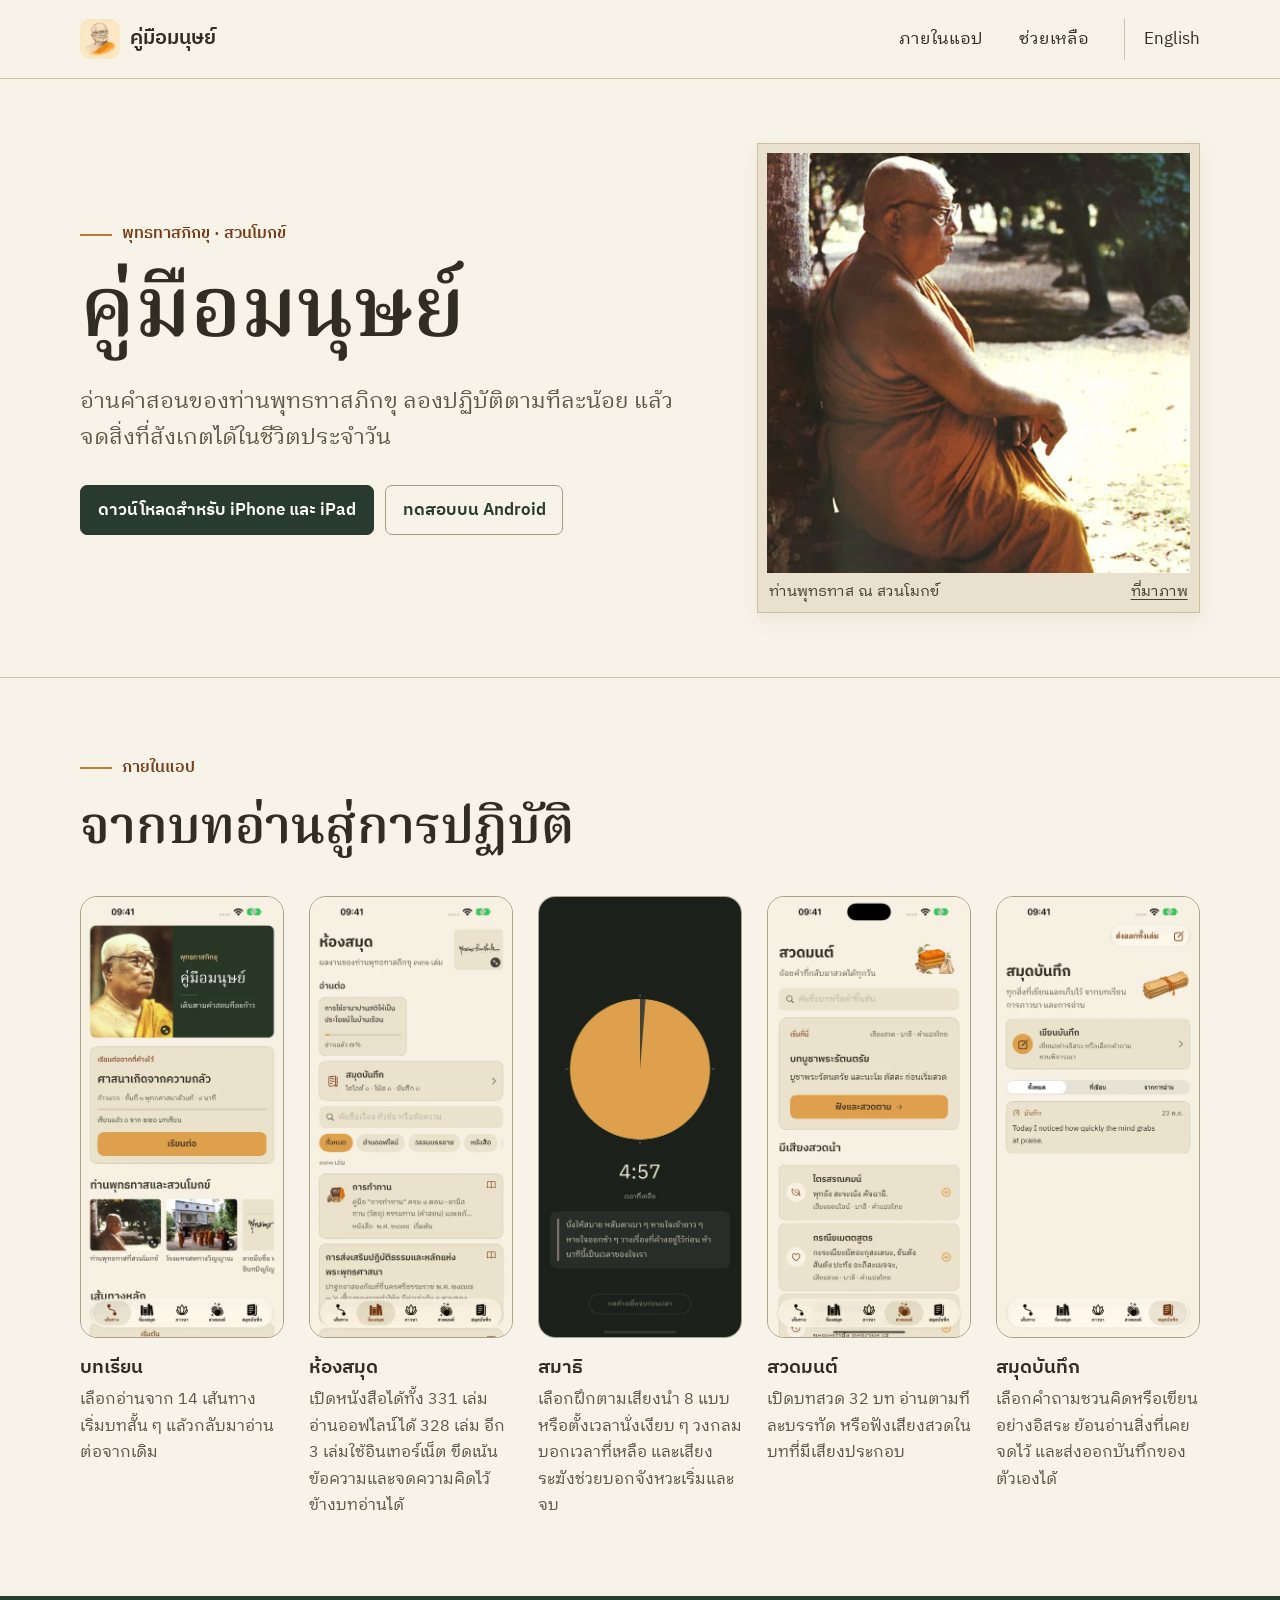
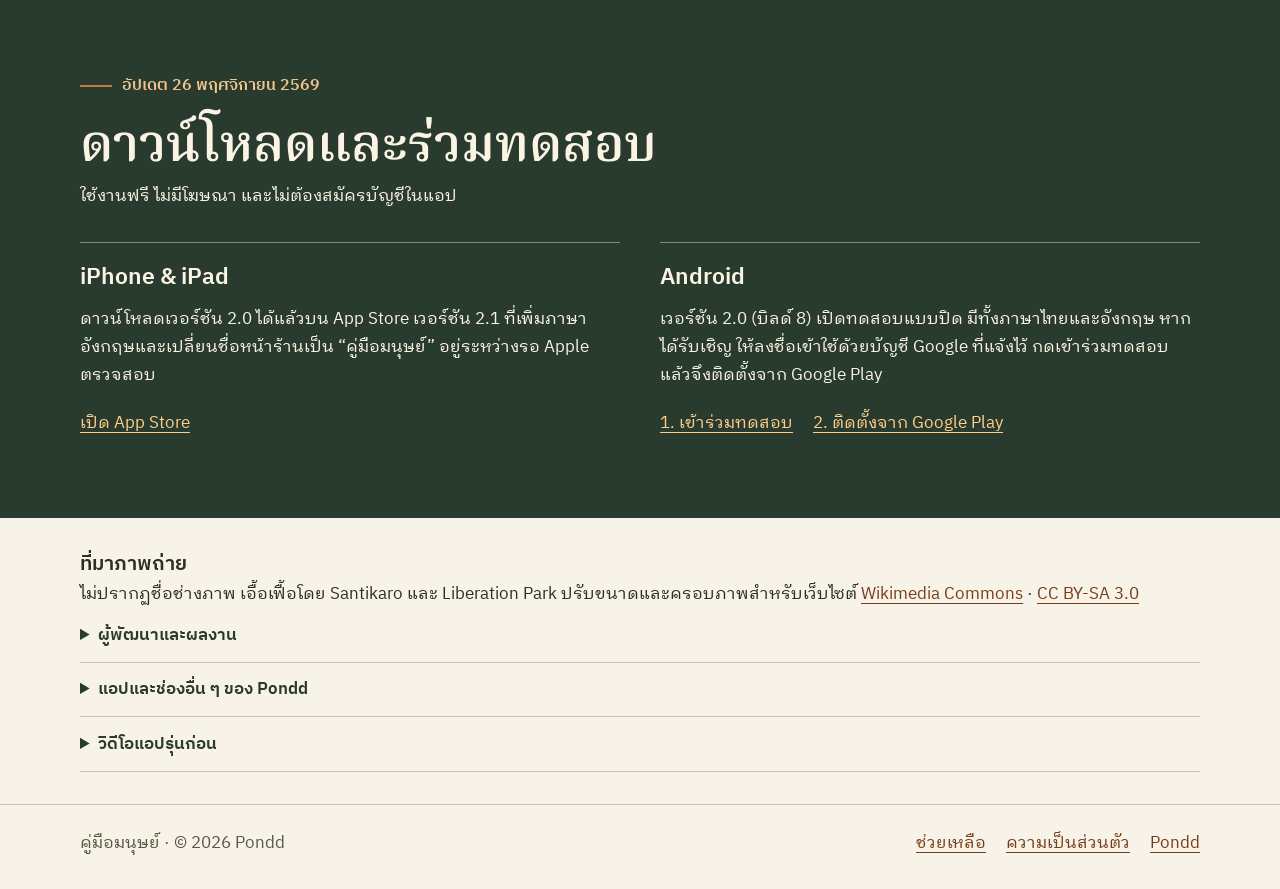
<file: index.html>
<!doctype html>
<html lang="th"><head>
<meta charset="utf-8">
<meta name="viewport" content="width=device-width,initial-scale=1">
<meta name="theme-color" content="#293b2e">
<title>คู่มือมนุษย์ · อ่านและปฏิบัติธรรมตามแนวพุทธทาสภิกขุ</title>
<meta name="description" content="อ่านคำสอนของท่านพุทธทาสภิกขุ ลองปฏิบัติตามทีละน้อย แล้วจดสิ่งที่สังเกตได้ในชีวิตประจำวัน">
<meta property="og:title" content="คู่มือมนุษย์ · อ่านและปฏิบัติธรรมตามแนวพุทธทาสภิกขุ">
<meta property="og:description" content="อ่านคำสอนของท่านพุทธทาสภิกขุ ลองปฏิบัติตามทีละน้อย แล้วจดสิ่งที่สังเกตได้ในชีวิตประจำวัน">
<meta property="og:site_name" content="คู่มือมนุษย์">
<meta property="og:type" content="website">
<meta property="og:locale" content="th_TH">
<meta property="og:image" content="https://pond1982.github.io/BuddhaBits-web/assets/reader/share.jpg">
<meta property="og:image:alt" content="ท่านพุทธทาสภิกขุที่สวนโมกข์">
<meta property="og:url" content="https://pond1982.github.io/BuddhaBits-web/index.html">
<link rel="icon" href="assets/reader/icon.png">
<link rel="canonical" href="https://pond1982.github.io/BuddhaBits-web/index.html">
<link rel="alternate" hreflang="th" href="https://pond1982.github.io/BuddhaBits-web/index.html">
<link rel="alternate" hreflang="en" href="https://pond1982.github.io/BuddhaBits-web/en.html">
<link rel="alternate" hreflang="x-default" href="https://pond1982.github.io/BuddhaBits-web/index.html">
<link rel="stylesheet" href="pondd-character/character.css">
<script type="importmap">{"imports":{"three":"https://cdn.jsdelivr.net/npm/three@0.160.0/build/three.module.js","three/addons/":"https://cdn.jsdelivr.net/npm/three@0.160.0/examples/jsm/"}}</script>
<script type="module" src="pondd-character/init.js"></script>
<link rel="stylesheet" href="styles.css?v=20261126">
</head><body>
<a class="skip" href="#main">ข้ามไปเนื้อหา</a>
<header><div class="wrap bar">
<a class="brand" href="index.html"><img src="assets/reader/icon.png" width="40" height="40" alt="">คู่มือมนุษย์</a>
<nav aria-label="เมนูหลัก">
<a class="explorelink" href="index.html#highlights">ภายในแอป</a>
<a href="support.html">ช่วยเหลือ</a>
<a class="lang" href="en.html" lang="en" hreflang="en">English</a>
</nav></div></header>
<main id="main"><section class="hero wrap">
<div><p class="label">พุทธทาสภิกขุ · สวนโมกข์</p>
<h1>คู่มือมนุษย์</h1><p class="lead">อ่านคำสอนของท่านพุทธทาสภิกขุ ลองปฏิบัติตามทีละน้อย แล้วจดสิ่งที่สังเกตได้ในชีวิตประจำวัน</p>
<div class="actions"><a href="https://apps.apple.com/app/id6764710521" class="btn">ดาวน์โหลดสำหรับ iPhone และ iPad</a> <a href="#app-store" class="btn secondary">ทดสอบบน Android</a></div></div>
<figure class="photo"><img src="assets/reader/teacher.webp" width="556" height="882" fetchpriority="high" alt="ท่านพุทธทาสนั่งใต้ต้นไม้ มือวางบนไม้เท้า">
<figcaption><span>ท่านพุทธทาส ณ สวนโมกข์</span> <a href="#credits" >ที่มาภาพ</a></figcaption></figure></section>
<section class="features" id="highlights"><div class="wrap"><p class="label">ภายในแอป</p><h2>จากบทอ่านสู่การปฏิบัติ</h2><div class="featuregrid"><figure><img src="assets/reader/lesson.webp" width="420" height="913" alt="หน้าวันนี้พร้อมบทเรียนแนะนำ" loading="lazy"><figcaption><h3>บทเรียน</h3><p>เลือกอ่านจาก 14 เส้นทาง เริ่มบทสั้น ๆ แล้วกลับมาอ่านต่อจากเดิม</p></figcaption></figure>
<figure><img src="assets/reader/library.webp" width="420" height="913" alt="หน้าชั้นหนังสือและรายการหนังสือ" loading="lazy"><figcaption><h3>ห้องสมุด</h3><p>เปิดหนังสือได้ทั้ง 331 เล่ม อ่านออฟไลน์ได้ 328 เล่ม อีก 3 เล่มใช้อินเทอร์เน็ต ขีดเน้นข้อความและจดความคิดไว้ข้างบทอ่านได้</p></figcaption></figure>
<figure><img src="assets/reader/timer.webp" width="420" height="913" alt="วงกลมสีเหลืองแสดงเวลานั่งสมาธิที่เหลือ" loading="lazy"><figcaption><h3>สมาธิ</h3><p>เลือกฝึกตามเสียงนำ 8 แบบ หรือตั้งเวลานั่งเงียบ ๆ วงกลมบอกเวลาที่เหลือ และเสียงระฆังช่วยบอกจังหวะเริ่มและจบ</p></figcaption></figure>
<figure><img src="assets/reader/chant.webp" width="420" height="913" alt="หน้าบทสวดในแอป" loading="lazy"><figcaption><h3>สวดมนต์</h3><p>เปิดบทสวด 32 บท อ่านตามทีละบรรทัด หรือฟังเสียงสวดในบทที่มีเสียงประกอบ</p></figcaption></figure>
<figure><img src="assets/reader/journal.webp" width="420" height="913" alt="หน้าสมุดบันทึกและคำถามชวนทบทวน" loading="lazy"><figcaption><h3>สมุดบันทึก</h3><p>เลือกคำถามชวนคิดหรือเขียนอย่างอิสระ ย้อนอ่านสิ่งที่เคยจดไว้ และส่งออกบันทึกของตัวเองได้</p></figcaption></figure></div></div></section>
<section class="releases" id="app-store"><div class="wrap"><p class="label">อัปเดต 26 พฤศจิกายน 2569</p>
<h2>ดาวน์โหลดและร่วมทดสอบ</h2><p>ใช้งานฟรี ไม่มีโฆษณา และไม่ต้องสมัครบัญชีในแอป</p>
<div class="releasegrid"><article><h3>iPhone &amp; iPad</h3><p>ดาวน์โหลดเวอร์ชัน 2.0 ได้แล้วบน App Store เวอร์ชัน 2.1 ที่เพิ่มภาษาอังกฤษและเปลี่ยนชื่อหน้าร้านเป็น “คู่มือมนุษย์” อยู่ระหว่างรอ Apple ตรวจสอบ</p><a href="https://apps.apple.com/app/id6764710521" >เปิด App Store</a></article>
<article><h3>Android</h3><p>เวอร์ชัน 2.0 (บิลด์ 8) เปิดทดสอบแบบปิด มีทั้งภาษาไทยและอังกฤษ หากได้รับเชิญ ให้ลงชื่อเข้าใช้ด้วยบัญชี Google ที่แจ้งไว้ กดเข้าร่วมทดสอบ แล้วจึงติดตั้งจาก Google Play</p><a href="https://play.google.com/apps/testing/org.buddhabits.app" >1. เข้าร่วมทดสอบ</a> <a href="https://play.google.com/store/apps/details?id=org.buddhabits.app" >2. ติดตั้งจาก Google Play</a></article></div></div></section>
<div class="wrap extras"><section id="credits"><h3>ที่มาภาพถ่าย</h3><p>ไม่ปรากฏชื่อช่างภาพ เอื้อเฟื้อโดย Santikaro และ Liberation Park ปรับขนาดและครอบภาพสำหรับเว็บไซต์ <a href="https://commons.wikimedia.org/wiki/File:BuddhadasaAsiti60.jpg" >Wikimedia Commons</a> · <a href="https://creativecommons.org/licenses/by-sa/3.0/" >CC BY-SA 3.0</a></p></section>
<details id="about"><summary>ผู้พัฒนาและผลงาน</summary><section class="pondd-about"  data-pondd-character data-character-locale="th" aria-label="เกี่ยวกับผู้พัฒนา"><div class="pondd-about-inner"><div><h2>เกี่ยวกับผู้พัฒนา</h2><p>พัฒนาโดย <a href="https://pond1982.github.io/Pondd-Page/">Pondd</a> ขอบคุณที่แวะมาครับ</p><p><a href="https://pond1982.github.io/Pondd-Page/index.html#apps">ดูแอปอื่น ๆ ของผม</a></p></div><div><button class="pondd-character-stage" type="button" aria-label="เปลี่ยนท่าเต้นของ Pondd" aria-describedby="pondd-character-hint"><span class="pondd-character-fallback" aria-hidden="true">👋<br>Pondd</span><span class="bubble" role="status" aria-live="polite">ยินดีต้อนรับครับ 👋</span></button><p class="pondd-character-hint" id="pondd-character-hint">แตะตัวละครหรือกด Enter เพื่อเปลี่ยนท่าเต้น</p><button class="pondd-character-pause" type="button" aria-pressed="false" hidden>หยุดเต้นชั่วคราว</button><noscript><p>เปิด JavaScript เพื่อดูตัวละครสามมิติ</p></noscript></div></div><script type="application/json" class="pondd-character-lines">["ยินดีต้อนรับครับ 👋", "แตะเพื่อเปลี่ยนท่าเต้น", "ขอบคุณที่แวะมาครับ 🙏", "พักสักครู่ ยิ้มสักนิด", "แวะชมแอปอื่น ๆ ของผมได้ครับ", "หมุนอีกรอบ"]</script></section></details><details id="more-apps"><summary>แอปและช่องอื่น ๆ ของ Pondd</summary><div class="elsewhere"><a href="https://pond1982.github.io/21Counts-Web/" >21Counts</a> <a href="https://breakfinderweb.pages.dev/" >BreakFinder</a> <a href="https://pond1982.github.io/iosdeadscriptweb/index.html" >Dead Script: Typing Horror</a> <a href="https://easy-tracer-web.pages.dev/" >Easy Tracer: Golf Swing Glow</a> <a href="https://pond1982.github.io/ink-and-legend-site/" >Ink &amp; Legend</a> <a href="https://pond1982.github.io/ISUD-Website/isud2-support.html" >ISUD 2</a> <a href="https://pond1982.github.io/ISUD-Website/" >ISUD Zero</a> <a href="https://pond1982.github.io/Landslide-Web/index.html" >Landslide Inc</a> <a href="https://pond1982.github.io/Morse-Support-Site/" >Morse Code with Flint</a> <a href="https://pond1982.github.io/Oonmoon-Website/en/" >Oonmoon: Bedtime Stories</a> <a href="https://pulse-web-5vx.pages.dev/" >P.U.L.S.E.</a> <a href="https://pond1982.github.io/StepBlade-Website/index.html" >Pip vs 10 Towers</a> <a href="https://privacylensweb.pages.dev/" >PrivacyLens</a> <a href="https://puttandpayweb.pages.dev/" >PuttAndPay</a> <a href="https://pond1982.github.io/PuttPOV-Website/" >PuttPOV</a> <a href="https://pond1982.github.io/ReadSlipWebsite/index.html" >อ่านสลิป: จดสลิปโอนเงิน</a> <a href="https://pond1982.github.io/SkyFiWeb/" >SkyFiCam</a> <a href="https://pond1982.github.io/stackfighters-site/index.html" >Stack Fighters: Puzzle Battle</a> <a href="https://pond1982.github.io/stackcycle---web/" >StackCycle</a> <a href="https://pond1982.github.io/TheAiCompanyWeb/" >The AI Company</a> <a href="https://pond1982.github.io/screenshot-studio/" >Screenshot Studio</a> <a href="https://pond1982.github.io/pet-28-days/" >Pet 28 Days · ข้าวตัง &amp; ส้มโอ</a> <a href="https://pond1982.github.io/creator-dashboard-desktop/" >Argus Pip</a> <a href="https://pond1982.github.io/bangkok-sky-zero/" >Bangkok Sky Zero</a> <a href="https://pond1982.github.io/cutcutcut/index.html" >Cut Cut Cut</a> <a href="https://www.youtube.com/@เรื่องในเงา" >เรื่องในเงา</a> <a href="https://www.youtube.com/@เล่าเห็นภาพ" >เล่าเห็นภาพ</a> <a href="https://www.youtube.com/@อดีตถึงวันนี้" >อดีตถึงวันนี้</a><a href="https://pond1982.github.io/Pondd-Page/apps.html" >ดูผลงานทั้งหมด</a></div></details><details><summary>วิดีโอแอปรุ่นก่อน</summary><video controls preload="none" poster="highlights/buddhabits-poster.jpg"><source src="highlights/buddhabits-highlight.mp4" type="video/mp4"><track src="highlights/buddhabits-en.vtt" kind="captions" srclang="en" label="English"></video></details></div></main>
<footer><div class="wrap"><span>คู่มือมนุษย์ · © 2026 Pondd</span><nav class="footlinks" aria-label="ลิงก์ท้ายหน้า"><a href="support.html" >ช่วยเหลือ</a> <a href="privacy.html" >ความเป็นส่วนตัว</a> <a href="https://pond1982.github.io/Pondd-Page/" >Pondd</a></nav></div></footer></body></html>
</file>
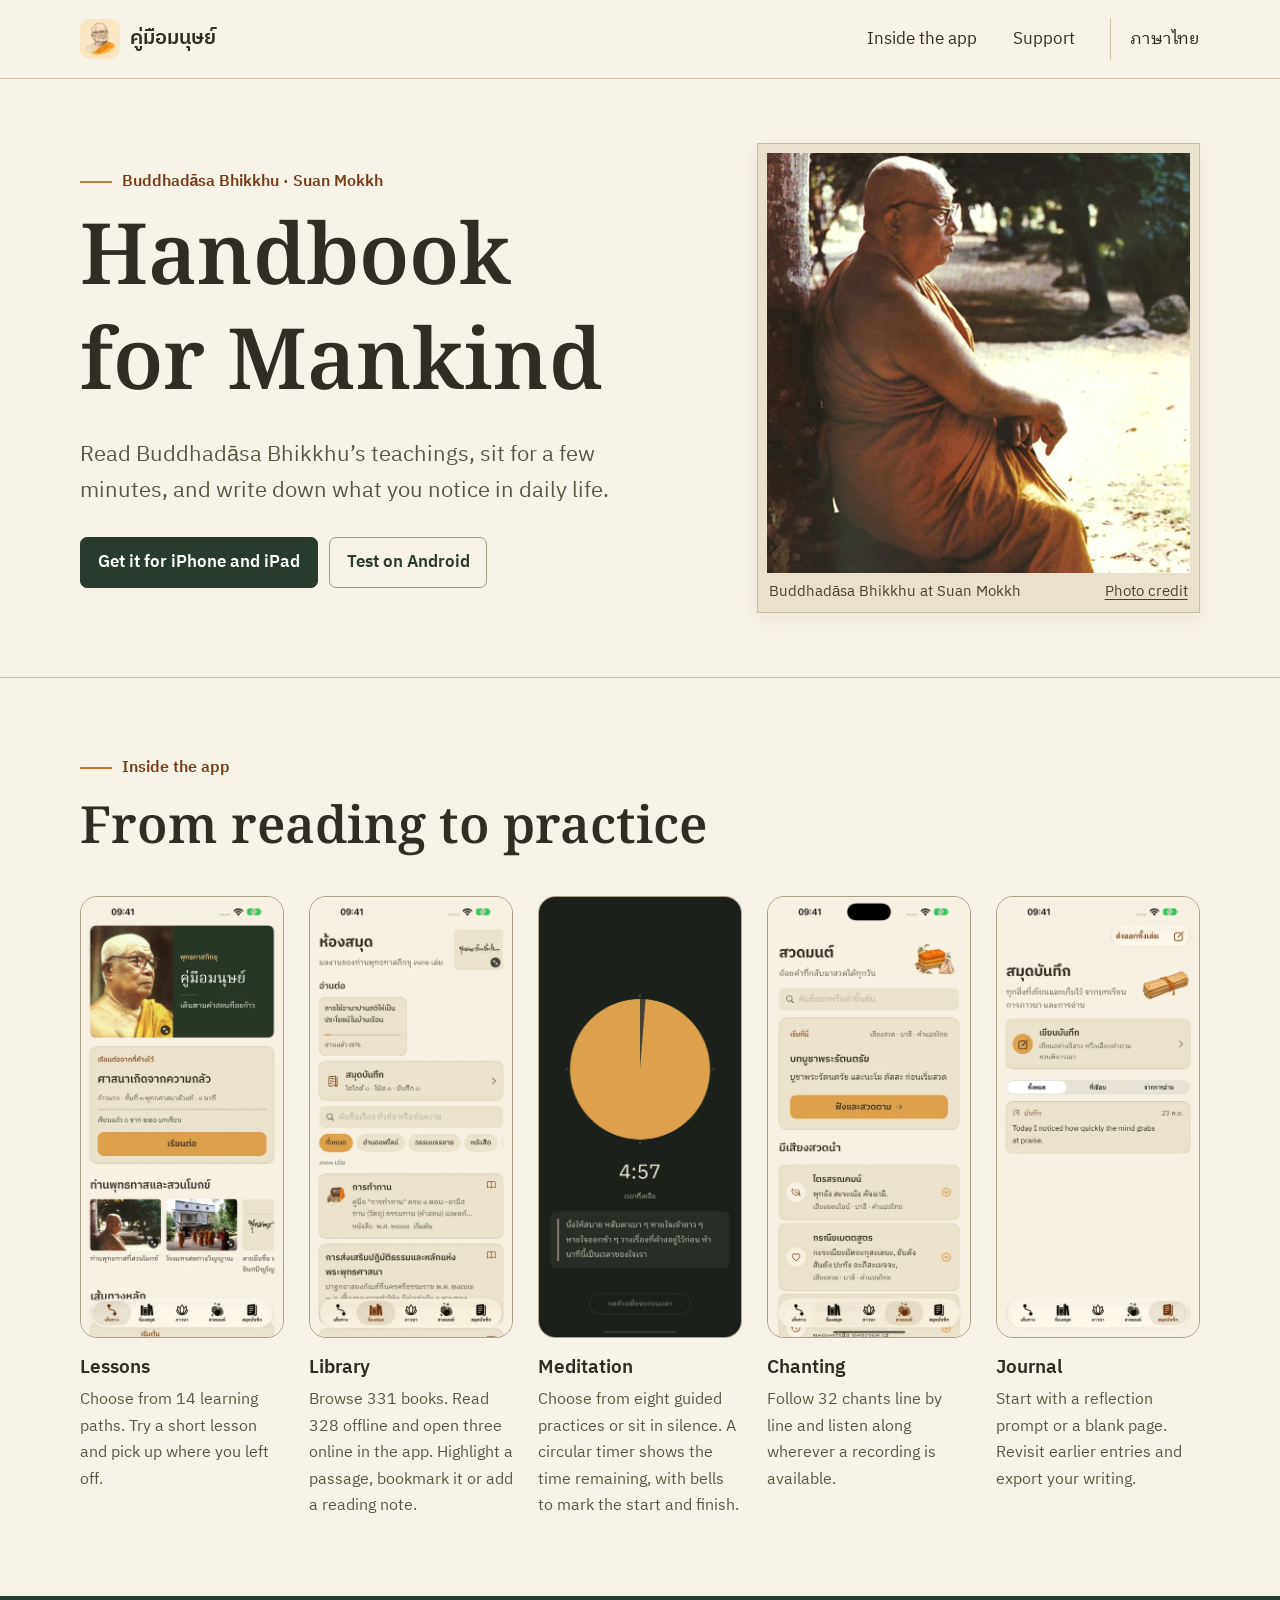
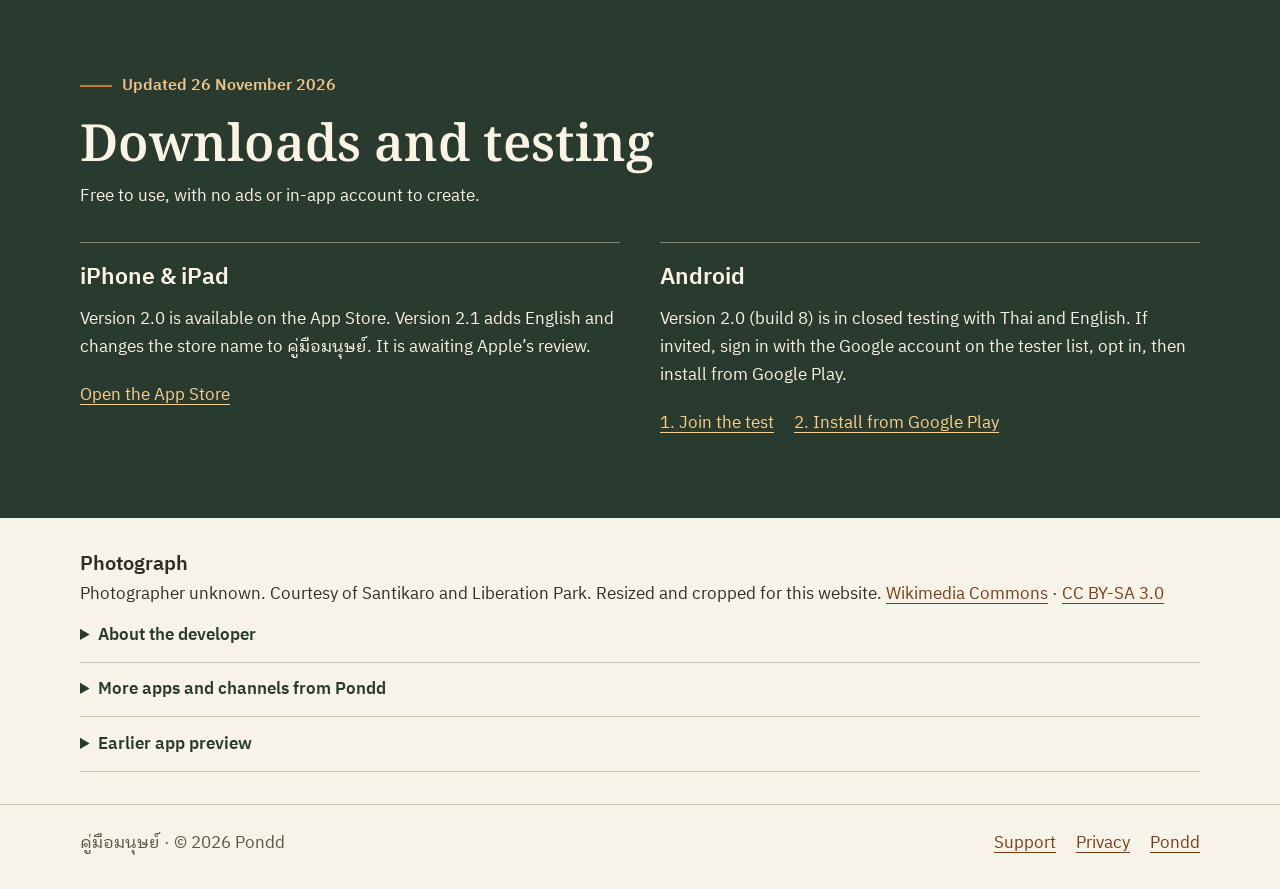
<file: en.html>
<!doctype html>
<html lang="en"><head>
<meta charset="utf-8">
<meta name="viewport" content="width=device-width,initial-scale=1">
<meta name="theme-color" content="#293b2e">
<title>คู่มือมนุษย์ · Handbook for Mankind</title>
<meta name="description" content="Read Buddhadāsa Bhikkhu’s teachings, sit for a few minutes, and write down what you notice in daily life.">
<meta property="og:title" content="คู่มือมนุษย์ · Handbook for Mankind">
<meta property="og:description" content="Read Buddhadāsa Bhikkhu’s teachings, sit for a few minutes, and write down what you notice in daily life.">
<meta property="og:site_name" content="คู่มือมนุษย์">
<meta property="og:type" content="website">
<meta property="og:locale" content="en_US">
<meta property="og:image" content="https://pond1982.github.io/BuddhaBits-web/assets/reader/share.jpg">
<meta property="og:image:alt" content="Buddhadāsa Bhikkhu at Suan Mokkh">
<meta property="og:url" content="https://pond1982.github.io/BuddhaBits-web/en.html">
<link rel="icon" href="assets/reader/icon.png">
<link rel="canonical" href="https://pond1982.github.io/BuddhaBits-web/en.html">
<link rel="alternate" hreflang="th" href="https://pond1982.github.io/BuddhaBits-web/index.html">
<link rel="alternate" hreflang="en" href="https://pond1982.github.io/BuddhaBits-web/en.html">
<link rel="alternate" hreflang="x-default" href="https://pond1982.github.io/BuddhaBits-web/index.html">
<link rel="stylesheet" href="pondd-character/character.css">
<script type="importmap">{"imports":{"three":"https://cdn.jsdelivr.net/npm/three@0.160.0/build/three.module.js","three/addons/":"https://cdn.jsdelivr.net/npm/three@0.160.0/examples/jsm/"}}</script>
<script type="module" src="pondd-character/init.js"></script>
<link rel="stylesheet" href="styles.css?v=20261126">
</head><body>
<a class="skip" href="#main">Skip to content</a>
<header><div class="wrap bar">
<a class="brand" href="en.html"><img src="assets/reader/icon.png" width="40" height="40" alt="">คู่มือมนุษย์</a>
<nav aria-label="Main navigation">
<a class="explorelink" href="en.html#highlights">Inside the app</a>
<a href="support-en.html">Support</a>
<a class="lang" href="index.html" lang="th" hreflang="th">ภาษาไทย</a>
</nav></div></header>
<main id="main"><section class="hero wrap">
<div><p class="label">Buddhadāsa Bhikkhu · Suan Mokkh</p>
<h1>Handbook for Mankind</h1><p class="lead">Read Buddhadāsa Bhikkhu’s teachings, sit for a few minutes, and write down what you notice in daily life.</p>
<div class="actions"><a href="https://apps.apple.com/app/id6764710521" class="btn">Get it for iPhone and iPad</a> <a href="#app-store" class="btn secondary">Test on Android</a></div></div>
<figure class="photo"><img src="assets/reader/teacher.webp" width="556" height="882" fetchpriority="high" alt="Buddhadāsa Bhikkhu seated under a tree with his hands resting on a cane">
<figcaption><span>Buddhadāsa Bhikkhu at Suan Mokkh</span> <a href="#credits" >Photo credit</a></figcaption></figure></section>
<section class="features" id="highlights"><div class="wrap"><p class="label">Inside the app</p><h2>From reading to practice</h2><div class="featuregrid"><figure><img src="assets/reader/lesson.webp" width="420" height="913" alt="Today screen with a suggested lesson" loading="lazy"><figcaption><h3>Lessons</h3><p>Choose from 14 learning paths. Try a short lesson and pick up where you left off.</p></figcaption></figure>
<figure><img src="assets/reader/library.webp" width="420" height="913" alt="Library screen showing the book catalogue" loading="lazy"><figcaption><h3>Library</h3><p>Browse 331 books. Read 328 offline and open three online in the app. Highlight a passage, bookmark it or add a reading note.</p></figcaption></figure>
<figure><img src="assets/reader/timer.webp" width="420" height="913" alt="Saffron meditation timer showing time remaining" loading="lazy"><figcaption><h3>Meditation</h3><p>Choose from eight guided practices or sit in silence. A circular timer shows the time remaining, with bells to mark the start and finish.</p></figcaption></figure>
<figure><img src="assets/reader/chant.webp" width="420" height="913" alt="Chanting screen in Thai" loading="lazy"><figcaption><h3>Chanting</h3><p>Follow 32 chants line by line and listen along wherever a recording is available.</p></figcaption></figure>
<figure><img src="assets/reader/journal.webp" width="420" height="913" alt="Journal screen with a reflection prompt" loading="lazy"><figcaption><h3>Journal</h3><p>Start with a reflection prompt or a blank page. Revisit earlier entries and export your writing.</p></figcaption></figure></div></div></section>
<section class="releases" id="app-store"><div class="wrap"><p class="label">Updated 26 November 2026</p>
<h2>Downloads and testing</h2><p>Free to use, with no ads or in-app account to create.</p>
<div class="releasegrid"><article><h3>iPhone &amp; iPad</h3><p>Version 2.0 is available on the App Store. Version 2.1 adds English and changes the store name to คู่มือมนุษย์. It is awaiting Apple’s review.</p><a href="https://apps.apple.com/app/id6764710521" >Open the App Store</a></article>
<article><h3>Android</h3><p>Version 2.0 (build 8) is in closed testing with Thai and English. If invited, sign in with the Google account on the tester list, opt in, then install from Google Play.</p><a href="https://play.google.com/apps/testing/org.buddhabits.app" >1. Join the test</a> <a href="https://play.google.com/store/apps/details?id=org.buddhabits.app" >2. Install from Google Play</a></article></div></div></section>
<div class="wrap extras"><section id="credits"><h3>Photograph</h3><p>Photographer unknown. Courtesy of Santikaro and Liberation Park. Resized and cropped for this website. <a href="https://commons.wikimedia.org/wiki/File:BuddhadasaAsiti60.jpg" >Wikimedia Commons</a> · <a href="https://creativecommons.org/licenses/by-sa/3.0/" >CC BY-SA 3.0</a></p></section>
<details id="about"><summary>About the developer</summary><section class="pondd-about"  data-pondd-character data-character-locale="en" aria-label="About the maker"><div class="pondd-about-inner"><div><h2>About the maker</h2><p>Made by <a href="https://pond1982.github.io/Pondd-Page/">Pondd</a>. Thanks for spending a little time with คู่มือมนุษย์.</p><p><a href="https://pond1982.github.io/Pondd-Page/index.html#apps">Explore all my apps</a></p></div><div><button class="pondd-character-stage" type="button" aria-label="Change Pondd’s dance" aria-describedby="pondd-character-hint"><span class="pondd-character-fallback" aria-hidden="true">👋<br>Pondd</span><span class="bubble" role="status" aria-live="polite">Hi! Thanks for visiting คู่มือมนุษย์ 👋</span></button><p class="pondd-character-hint" id="pondd-character-hint">Tap the character or press Enter to change the dance.</p><button class="pondd-character-pause" type="button" aria-pressed="false" hidden>Pause dancing</button><noscript><p>The 3D Easter egg needs JavaScript. You can still explore the rest of the site.</p></noscript></div></div><script type="application/json" class="pondd-character-lines">["Hi! Thanks for visiting คู่มือมนุษย์ 👋", "Tap me to change the dance!", "ขอบคุณที่แวะมาครับ 🙏", "A little pause. A little smile.", "Like it? Explore my other apps ♥", "One more spin!"]</script></section></details><details id="more-apps"><summary>More apps and channels from Pondd</summary><div class="elsewhere"><a href="https://pond1982.github.io/21Counts-Web/" >21Counts</a> <a href="https://breakfinderweb.pages.dev/" >BreakFinder</a> <a href="https://pond1982.github.io/iosdeadscriptweb/index.html" >Dead Script: Typing Horror</a> <a href="https://easy-tracer-web.pages.dev/" >Easy Tracer: Golf Swing Glow</a> <a href="https://pond1982.github.io/ink-and-legend-site/" >Ink &amp; Legend</a> <a href="https://pond1982.github.io/ISUD-Website/isud2-support.html" >ISUD 2</a> <a href="https://pond1982.github.io/ISUD-Website/" >ISUD Zero</a> <a href="https://pond1982.github.io/Landslide-Web/index.html" >Landslide Inc</a> <a href="https://pond1982.github.io/Morse-Support-Site/" >Morse Code with Flint</a> <a href="https://pond1982.github.io/Oonmoon-Website/en/" >Oonmoon: Bedtime Stories</a> <a href="https://pulse-web-5vx.pages.dev/" >P.U.L.S.E.</a> <a href="https://pond1982.github.io/StepBlade-Website/index.html" >Pip vs 10 Towers</a> <a href="https://privacylensweb.pages.dev/" >PrivacyLens</a> <a href="https://puttandpayweb.pages.dev/" >PuttAndPay</a> <a href="https://pond1982.github.io/PuttPOV-Website/" >PuttPOV</a> <a href="https://pond1982.github.io/ReadSlipWebsite/index.html" >อ่านสลิป: จดสลิปโอนเงิน</a> <a href="https://pond1982.github.io/SkyFiWeb/" >SkyFiCam</a> <a href="https://pond1982.github.io/stackfighters-site/index.html" >Stack Fighters: Puzzle Battle</a> <a href="https://pond1982.github.io/stackcycle---web/" >StackCycle</a> <a href="https://pond1982.github.io/TheAiCompanyWeb/" >The AI Company</a> <a href="https://pond1982.github.io/screenshot-studio/" >Screenshot Studio</a> <a href="https://pond1982.github.io/pet-28-days/" >Pet 28 Days · ข้าวตัง &amp; ส้มโอ</a> <a href="https://pond1982.github.io/creator-dashboard-desktop/" >Argus Pip</a> <a href="https://pond1982.github.io/bangkok-sky-zero/" >Bangkok Sky Zero</a> <a href="https://pond1982.github.io/cutcutcut/index.html" >Cut Cut Cut</a> <a href="https://www.youtube.com/@เรื่องในเงา" >เรื่องในเงา</a> <a href="https://www.youtube.com/@เล่าเห็นภาพ" >เล่าเห็นภาพ</a> <a href="https://www.youtube.com/@อดีตถึงวันนี้" >อดีตถึงวันนี้</a><a href="https://pond1982.github.io/Pondd-Page/apps.html" >Full directory</a></div></details><details><summary>Earlier app preview</summary><video controls preload="none" poster="highlights/buddhabits-poster.jpg"><source src="highlights/buddhabits-highlight.mp4" type="video/mp4"><track src="highlights/buddhabits-en.vtt" kind="captions" srclang="en" label="English"></video></details></div></main>
<footer><div class="wrap"><span>คู่มือมนุษย์ · © 2026 Pondd</span><nav class="footlinks" aria-label="Footer"><a href="support-en.html" >Support</a> <a href="privacy-en.html" >Privacy</a> <a href="https://pond1982.github.io/Pondd-Page/" >Pondd</a></nav></div></footer></body></html>
</file>
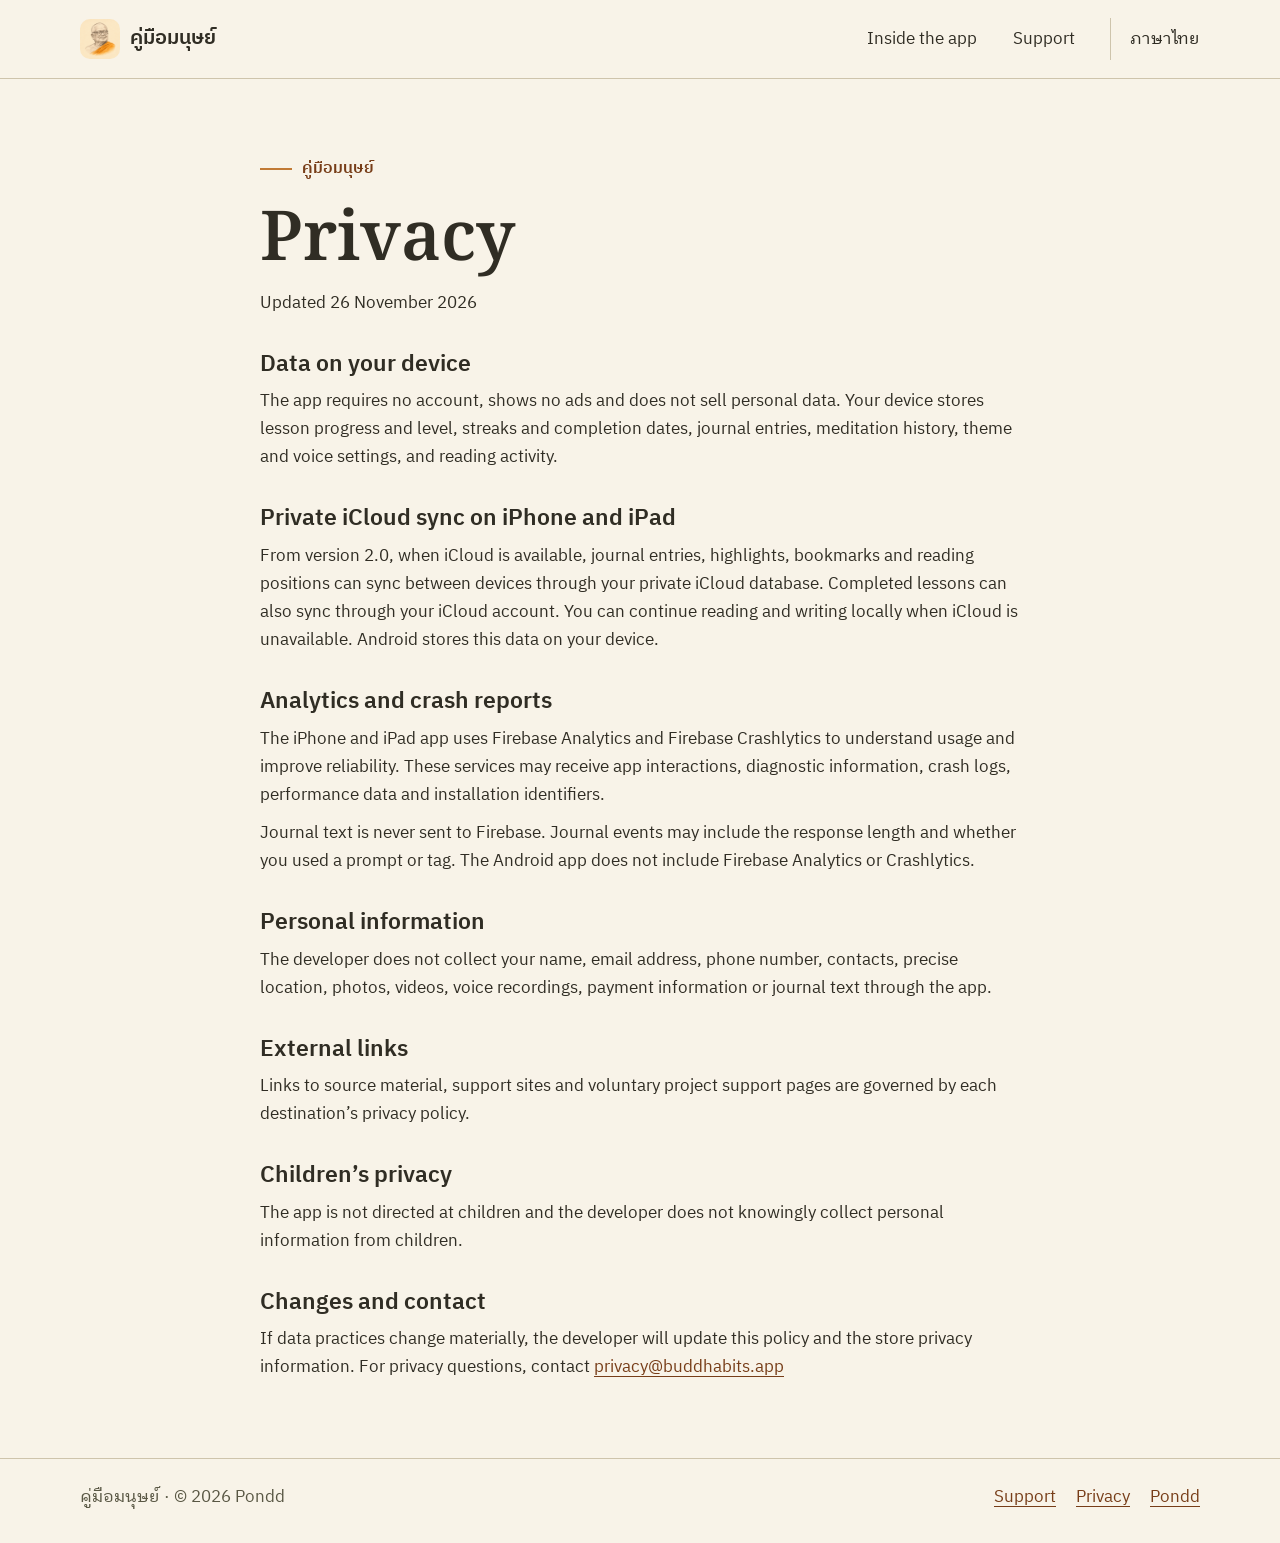
<file: privacy-en.html>
<!doctype html>
<html lang="en"><head>
<meta charset="utf-8">
<meta name="viewport" content="width=device-width,initial-scale=1">
<meta name="theme-color" content="#293b2e">
<title>Privacy · คู่มือมนุษย์</title>
<meta name="description" content="How Handbook for Mankind stores your journal, uses private iCloud sync and handles app diagnostics.">
<meta property="og:title" content="Privacy · คู่มือมนุษย์">
<meta property="og:description" content="How Handbook for Mankind stores your journal, uses private iCloud sync and handles app diagnostics.">
<meta property="og:site_name" content="คู่มือมนุษย์">
<meta property="og:type" content="website">
<meta property="og:locale" content="en_US">
<meta property="og:image" content="https://pond1982.github.io/BuddhaBits-web/assets/reader/share.jpg">
<meta property="og:image:alt" content="Buddhadāsa Bhikkhu at Suan Mokkh">
<meta property="og:url" content="https://pond1982.github.io/BuddhaBits-web/privacy-en.html">
<link rel="icon" href="assets/reader/icon.png">
<link rel="canonical" href="https://pond1982.github.io/BuddhaBits-web/privacy-en.html">
<link rel="alternate" hreflang="th" href="https://pond1982.github.io/BuddhaBits-web/privacy.html">
<link rel="alternate" hreflang="en" href="https://pond1982.github.io/BuddhaBits-web/privacy-en.html">
<link rel="alternate" hreflang="x-default" href="https://pond1982.github.io/BuddhaBits-web/privacy.html">
<link rel="stylesheet" href="styles.css?v=20261126">
</head><body>
<a class="skip" href="#main">Skip to content</a>
<header><div class="wrap bar">
<a class="brand" href="en.html"><img src="assets/reader/icon.png" width="40" height="40" alt="">คู่มือมนุษย์</a>
<nav aria-label="Main navigation">
<a class="explorelink" href="en.html#highlights">Inside the app</a>
<a href="support-en.html">Support</a>
<a class="lang" href="privacy.html" lang="th" hreflang="th">ภาษาไทย</a>
</nav></div></header>
<main id="main" class="wrap doc"><p class="label">คู่มือมนุษย์</p><h1>Privacy</h1><p>Updated 26 November 2026</p><section><h2>Data on your device</h2><p>The app requires no account, shows no ads and does not sell personal data. Your device stores lesson progress and level, streaks and completion dates, journal entries, meditation history, theme and voice settings, and reading activity.</p></section><section><h2>Private iCloud sync on iPhone and iPad</h2><p>From version 2.0, when iCloud is available, journal entries, highlights, bookmarks and reading positions can sync between devices through your private iCloud database. Completed lessons can also sync through your iCloud account. You can continue reading and writing locally when iCloud is unavailable. Android stores this data on your device.</p></section><section><h2>Analytics and crash reports</h2><p>The iPhone and iPad app uses Firebase Analytics and Firebase Crashlytics to understand usage and improve reliability. These services may receive app interactions, diagnostic information, crash logs, performance data and installation identifiers.</p><p>Journal text is never sent to Firebase. Journal events may include the response length and whether you used a prompt or tag. The Android app does not include Firebase Analytics or Crashlytics.</p></section><section><h2>Personal information</h2><p>The developer does not collect your name, email address, phone number, contacts, precise location, photos, videos, voice recordings, payment information or journal text through the app.</p></section><section><h2>External links</h2><p>Links to source material, support sites and voluntary project support pages are governed by each destination’s privacy policy.</p></section><section><h2>Children’s privacy</h2><p>The app is not directed at children and the developer does not knowingly collect personal information from children.</p></section><section><h2>Changes and contact</h2><p>If data practices change materially, the developer will update this policy and the store privacy information. For privacy questions, contact <a href="mailto:privacy@buddhabits.app" >privacy@buddhabits.app</a></p></section></main>
<footer><div class="wrap"><span>คู่มือมนุษย์ · © 2026 Pondd</span><nav class="footlinks" aria-label="Footer"><a href="support-en.html" >Support</a> <a href="privacy-en.html" >Privacy</a> <a href="https://pond1982.github.io/Pondd-Page/" >Pondd</a></nav></div></footer></body></html>
</file>
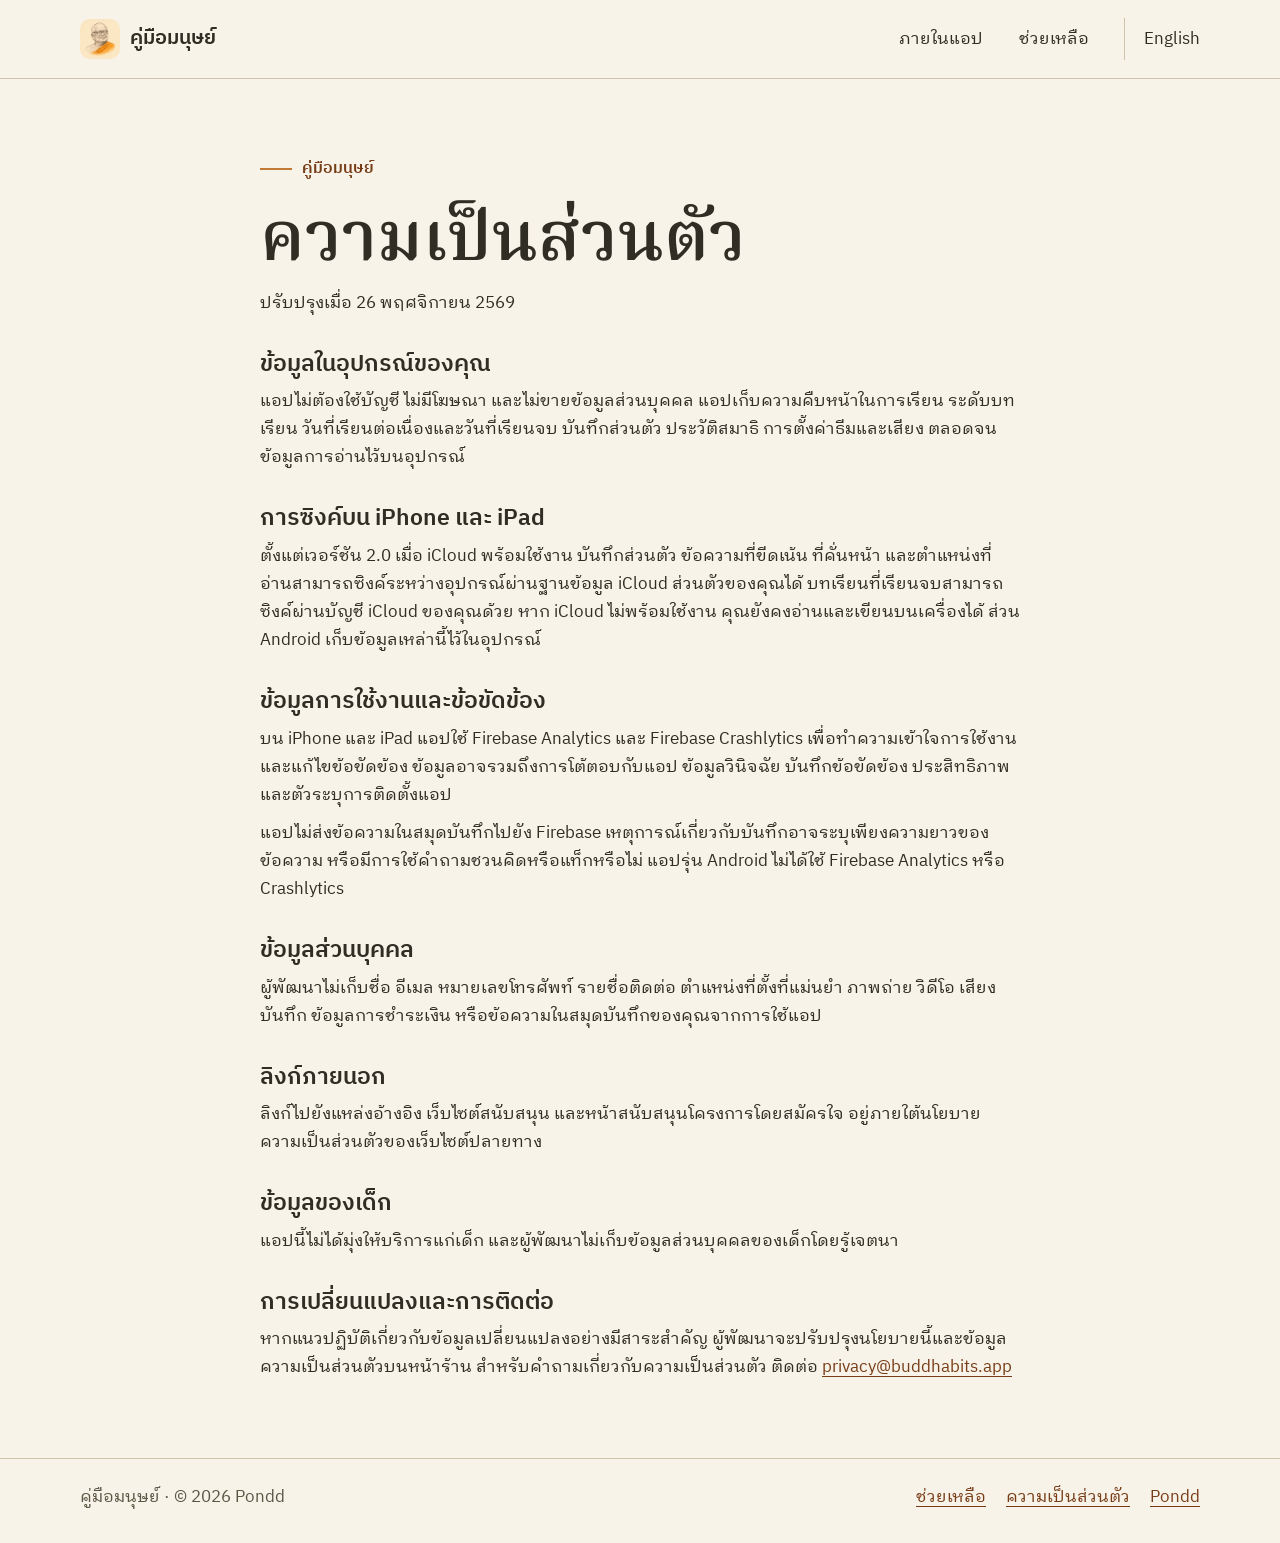
<file: privacy.html>
<!doctype html>
<html lang="th"><head>
<meta charset="utf-8">
<meta name="viewport" content="width=device-width,initial-scale=1">
<meta name="theme-color" content="#293b2e">
<title>ความเป็นส่วนตัว · คู่มือมนุษย์</title>
<meta name="description" content="การเก็บบันทึกส่วนตัวบนอุปกรณ์ การซิงค์ผ่าน iCloud และข้อมูลการใช้งานในแอปคู่มือมนุษย์">
<meta property="og:title" content="ความเป็นส่วนตัว · คู่มือมนุษย์">
<meta property="og:description" content="การเก็บบันทึกส่วนตัวบนอุปกรณ์ การซิงค์ผ่าน iCloud และข้อมูลการใช้งานในแอปคู่มือมนุษย์">
<meta property="og:site_name" content="คู่มือมนุษย์">
<meta property="og:type" content="website">
<meta property="og:locale" content="th_TH">
<meta property="og:image" content="https://pond1982.github.io/BuddhaBits-web/assets/reader/share.jpg">
<meta property="og:image:alt" content="ท่านพุทธทาสภิกขุที่สวนโมกข์">
<meta property="og:url" content="https://pond1982.github.io/BuddhaBits-web/privacy.html">
<link rel="icon" href="assets/reader/icon.png">
<link rel="canonical" href="https://pond1982.github.io/BuddhaBits-web/privacy.html">
<link rel="alternate" hreflang="th" href="https://pond1982.github.io/BuddhaBits-web/privacy.html">
<link rel="alternate" hreflang="en" href="https://pond1982.github.io/BuddhaBits-web/privacy-en.html">
<link rel="alternate" hreflang="x-default" href="https://pond1982.github.io/BuddhaBits-web/privacy.html">
<link rel="stylesheet" href="styles.css?v=20261126">
</head><body>
<a class="skip" href="#main">ข้ามไปเนื้อหา</a>
<header><div class="wrap bar">
<a class="brand" href="index.html"><img src="assets/reader/icon.png" width="40" height="40" alt="">คู่มือมนุษย์</a>
<nav aria-label="เมนูหลัก">
<a class="explorelink" href="index.html#highlights">ภายในแอป</a>
<a href="support.html">ช่วยเหลือ</a>
<a class="lang" href="privacy-en.html" lang="en" hreflang="en">English</a>
</nav></div></header>
<main id="main" class="wrap doc"><p class="label">คู่มือมนุษย์</p><h1>ความเป็นส่วนตัว</h1><p>ปรับปรุงเมื่อ 26 พฤศจิกายน 2569</p><section><h2>ข้อมูลในอุปกรณ์ของคุณ</h2><p>แอปไม่ต้องใช้บัญชี ไม่มีโฆษณา และไม่ขายข้อมูลส่วนบุคคล แอปเก็บความคืบหน้าในการเรียน ระดับบทเรียน วันที่เรียนต่อเนื่องและวันที่เรียนจบ บันทึกส่วนตัว ประวัติสมาธิ การตั้งค่าธีมและเสียง ตลอดจนข้อมูลการอ่านไว้บนอุปกรณ์</p></section><section><h2>การซิงค์บน iPhone และ iPad</h2><p>ตั้งแต่เวอร์ชัน 2.0 เมื่อ iCloud พร้อมใช้งาน บันทึกส่วนตัว ข้อความที่ขีดเน้น ที่คั่นหน้า และตำแหน่งที่อ่านสามารถซิงค์ระหว่างอุปกรณ์ผ่านฐานข้อมูล iCloud ส่วนตัวของคุณได้ บทเรียนที่เรียนจบสามารถซิงค์ผ่านบัญชี iCloud ของคุณด้วย หาก iCloud ไม่พร้อมใช้งาน คุณยังคงอ่านและเขียนบนเครื่องได้ ส่วน Android เก็บข้อมูลเหล่านี้ไว้ในอุปกรณ์</p></section><section><h2>ข้อมูลการใช้งานและข้อขัดข้อง</h2><p>บน iPhone และ iPad แอปใช้ Firebase Analytics และ Firebase Crashlytics เพื่อทำความเข้าใจการใช้งานและแก้ไขข้อขัดข้อง ข้อมูลอาจรวมถึงการโต้ตอบกับแอป ข้อมูลวินิจฉัย บันทึกข้อขัดข้อง ประสิทธิภาพ และตัวระบุการติดตั้งแอป</p><p>แอปไม่ส่งข้อความในสมุดบันทึกไปยัง Firebase เหตุการณ์เกี่ยวกับบันทึกอาจระบุเพียงความยาวของข้อความ หรือมีการใช้คำถามชวนคิดหรือแท็กหรือไม่ แอปรุ่น Android ไม่ได้ใช้ Firebase Analytics หรือ Crashlytics</p></section><section><h2>ข้อมูลส่วนบุคคล</h2><p>ผู้พัฒนาไม่เก็บชื่อ อีเมล หมายเลขโทรศัพท์ รายชื่อติดต่อ ตำแหน่งที่ตั้งที่แม่นยำ ภาพถ่าย วิดีโอ เสียงบันทึก ข้อมูลการชำระเงิน หรือข้อความในสมุดบันทึกของคุณจากการใช้แอป</p></section><section><h2>ลิงก์ภายนอก</h2><p>ลิงก์ไปยังแหล่งอ้างอิง เว็บไซต์สนับสนุน และหน้าสนับสนุนโครงการโดยสมัครใจ อยู่ภายใต้นโยบายความเป็นส่วนตัวของเว็บไซต์ปลายทาง</p></section><section><h2>ข้อมูลของเด็ก</h2><p>แอปนี้ไม่ได้มุ่งให้บริการแก่เด็ก และผู้พัฒนาไม่เก็บข้อมูลส่วนบุคคลของเด็กโดยรู้เจตนา</p></section><section><h2>การเปลี่ยนแปลงและการติดต่อ</h2><p>หากแนวปฏิบัติเกี่ยวกับข้อมูลเปลี่ยนแปลงอย่างมีสาระสำคัญ ผู้พัฒนาจะปรับปรุงนโยบายนี้และข้อมูลความเป็นส่วนตัวบนหน้าร้าน สำหรับคำถามเกี่ยวกับความเป็นส่วนตัว ติดต่อ <a href="mailto:privacy@buddhabits.app" >privacy@buddhabits.app</a></p></section></main>
<footer><div class="wrap"><span>คู่มือมนุษย์ · © 2026 Pondd</span><nav class="footlinks" aria-label="ลิงก์ท้ายหน้า"><a href="support.html" >ช่วยเหลือ</a> <a href="privacy.html" >ความเป็นส่วนตัว</a> <a href="https://pond1982.github.io/Pondd-Page/" >Pondd</a></nav></div></footer></body></html>
</file>
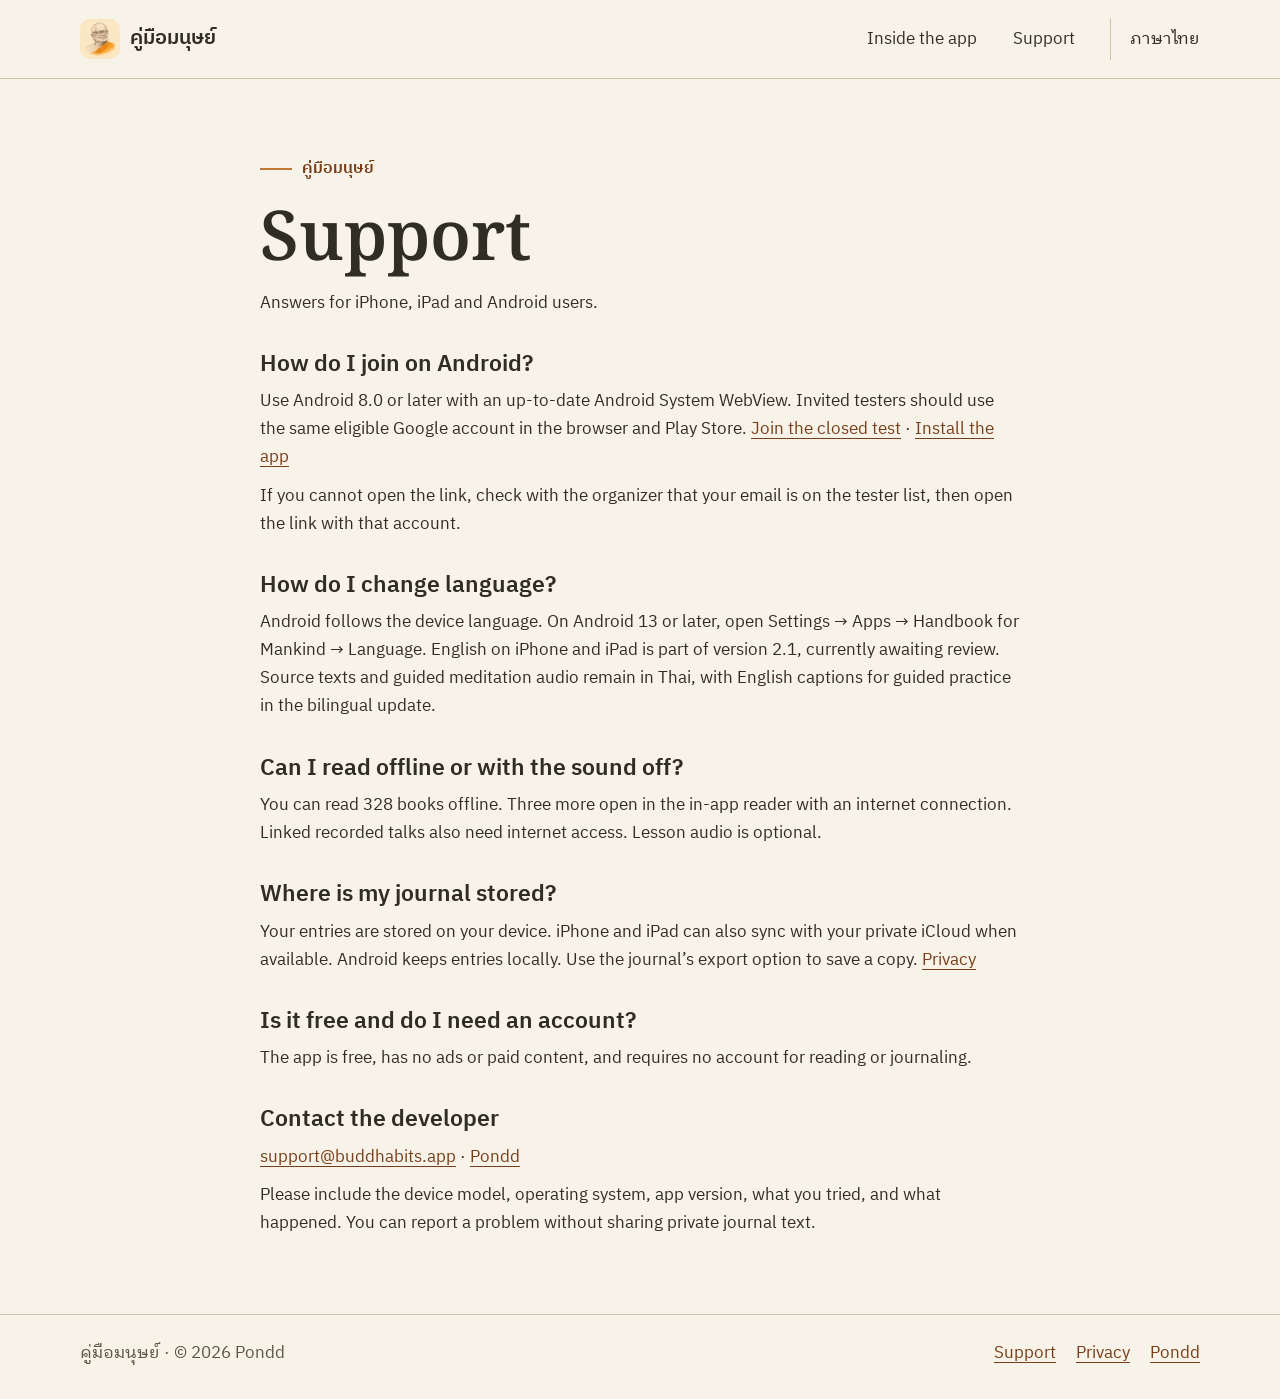
<file: support-en.html>
<!doctype html>
<html lang="en"><head>
<meta charset="utf-8">
<meta name="viewport" content="width=device-width,initial-scale=1">
<meta name="theme-color" content="#293b2e">
<title>Support · คู่มือมนุษย์</title>
<meta name="description" content="Help with Android testing, language settings, offline reading and contacting the developer.">
<meta property="og:title" content="Support · คู่มือมนุษย์">
<meta property="og:description" content="Help with Android testing, language settings, offline reading and contacting the developer.">
<meta property="og:site_name" content="คู่มือมนุษย์">
<meta property="og:type" content="website">
<meta property="og:locale" content="en_US">
<meta property="og:image" content="https://pond1982.github.io/BuddhaBits-web/assets/reader/share.jpg">
<meta property="og:image:alt" content="Buddhadāsa Bhikkhu at Suan Mokkh">
<meta property="og:url" content="https://pond1982.github.io/BuddhaBits-web/support-en.html">
<link rel="icon" href="assets/reader/icon.png">
<link rel="canonical" href="https://pond1982.github.io/BuddhaBits-web/support-en.html">
<link rel="alternate" hreflang="th" href="https://pond1982.github.io/BuddhaBits-web/support.html">
<link rel="alternate" hreflang="en" href="https://pond1982.github.io/BuddhaBits-web/support-en.html">
<link rel="alternate" hreflang="x-default" href="https://pond1982.github.io/BuddhaBits-web/support.html">
<link rel="stylesheet" href="styles.css?v=20261126">
</head><body>
<a class="skip" href="#main">Skip to content</a>
<header><div class="wrap bar">
<a class="brand" href="en.html"><img src="assets/reader/icon.png" width="40" height="40" alt="">คู่มือมนุษย์</a>
<nav aria-label="Main navigation">
<a class="explorelink" href="en.html#highlights">Inside the app</a>
<a href="support-en.html">Support</a>
<a class="lang" href="support.html" lang="th" hreflang="th">ภาษาไทย</a>
</nav></div></header>
<main id="main" class="wrap doc"><p class="label">คู่มือมนุษย์</p><h1>Support</h1><p>Answers for iPhone, iPad and Android users.</p><section><h2>How do I join on Android?</h2><p>Use Android 8.0 or later with an up-to-date Android System WebView. Invited testers should use the same eligible Google account in the browser and Play Store. <a href="https://play.google.com/apps/testing/org.buddhabits.app" >Join the closed test</a> · <a href="https://play.google.com/store/apps/details?id=org.buddhabits.app" >Install the app</a></p><p>If you cannot open the link, check with the organizer that your email is on the tester list, then open the link with that account.</p></section><section><h2>How do I change language?</h2><p>Android follows the device language. On Android 13 or later, open Settings → Apps → Handbook for Mankind → Language. English on iPhone and iPad is part of version 2.1, currently awaiting review. Source texts and guided meditation audio remain in Thai, with English captions for guided practice in the bilingual update.</p></section><section><h2>Can I read offline or with the sound off?</h2><p>You can read 328 books offline. Three more open in the in-app reader with an internet connection. Linked recorded talks also need internet access. Lesson audio is optional.</p></section><section><h2>Where is my journal stored?</h2><p>Your entries are stored on your device. iPhone and iPad can also sync with your private iCloud when available. Android keeps entries locally. Use the journal’s export option to save a copy. <a href="privacy-en.html" >Privacy</a></p></section><section><h2>Is it free and do I need an account?</h2><p>The app is free, has no ads or paid content, and requires no account for reading or journaling.</p></section><section><h2>Contact the developer</h2><p><a href="mailto:support@buddhabits.app" >support@buddhabits.app</a> · <a href="https://pond1982.github.io/Pondd-Page/" >Pondd</a></p><p>Please include the device model, operating system, app version, what you tried, and what happened. You can report a problem without sharing private journal text.</p></section></main>
<footer><div class="wrap"><span>คู่มือมนุษย์ · © 2026 Pondd</span><nav class="footlinks" aria-label="Footer"><a href="support-en.html" >Support</a> <a href="privacy-en.html" >Privacy</a> <a href="https://pond1982.github.io/Pondd-Page/" >Pondd</a></nav></div></footer></body></html>
</file>
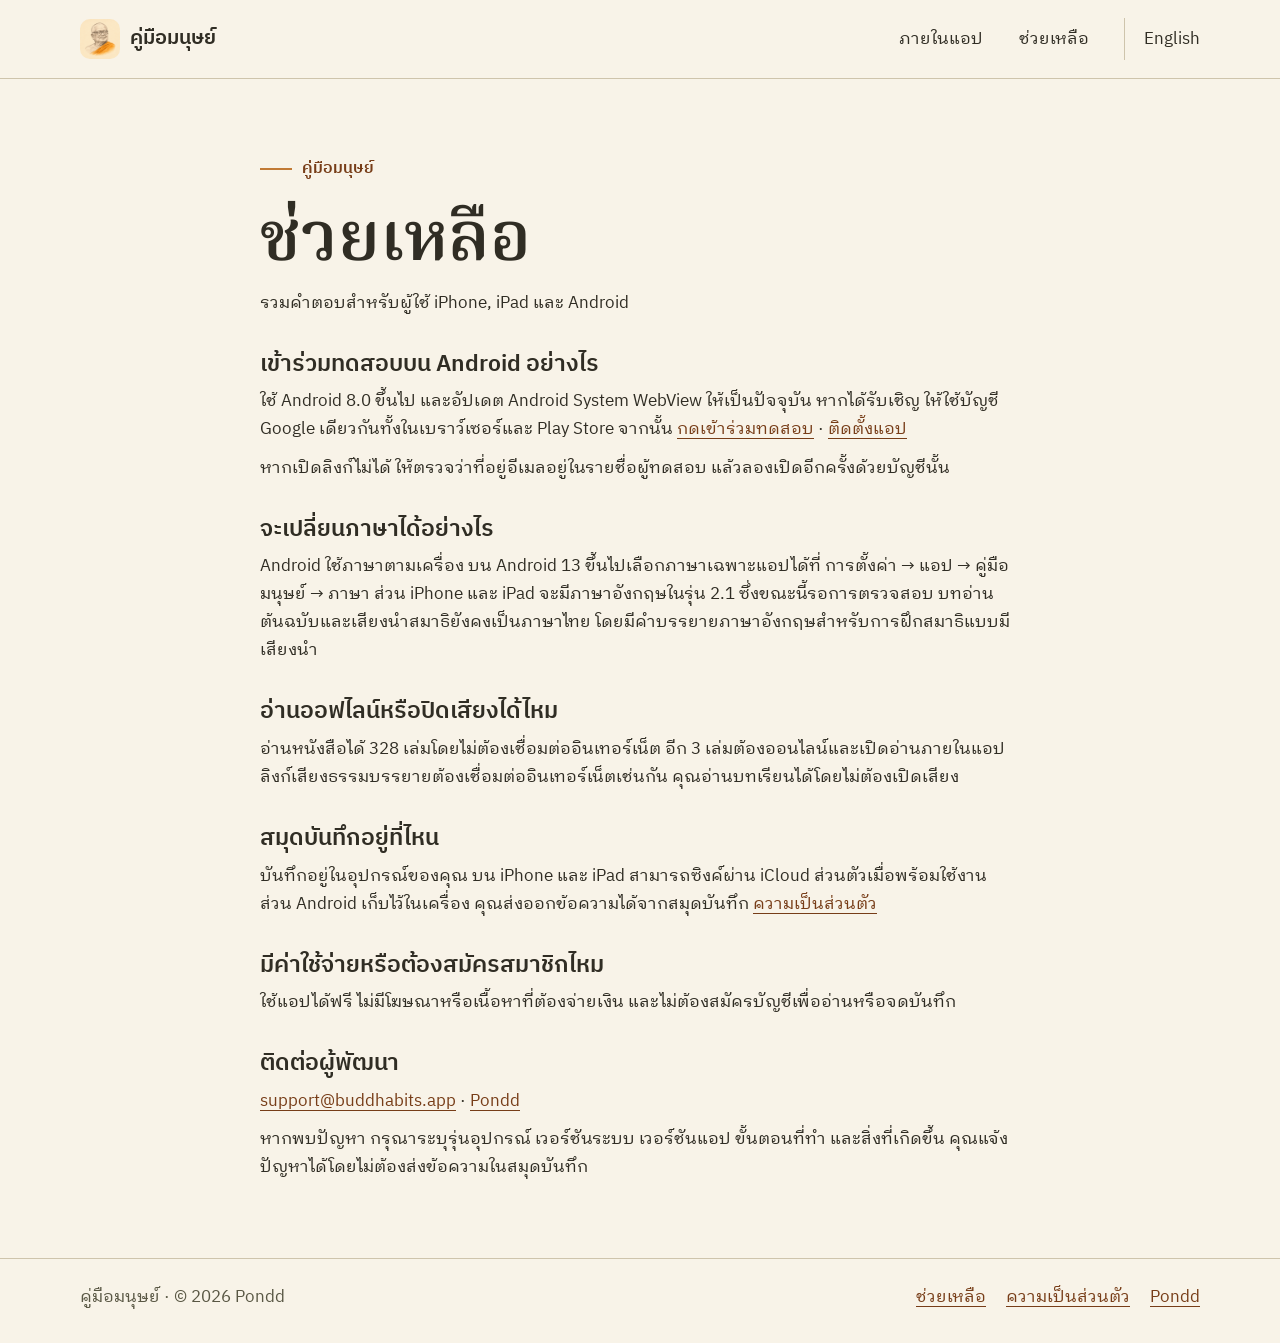
<file: support.html>
<!doctype html>
<html lang="th"><head>
<meta charset="utf-8">
<meta name="viewport" content="width=device-width,initial-scale=1">
<meta name="theme-color" content="#293b2e">
<title>ช่วยเหลือ · คู่มือมนุษย์</title>
<meta name="description" content="วิธีเข้าร่วมทดสอบบน Android เปลี่ยนภาษา อ่านหนังสือออฟไลน์ และติดต่อผู้พัฒนา">
<meta property="og:title" content="ช่วยเหลือ · คู่มือมนุษย์">
<meta property="og:description" content="วิธีเข้าร่วมทดสอบบน Android เปลี่ยนภาษา อ่านหนังสือออฟไลน์ และติดต่อผู้พัฒนา">
<meta property="og:site_name" content="คู่มือมนุษย์">
<meta property="og:type" content="website">
<meta property="og:locale" content="th_TH">
<meta property="og:image" content="https://pond1982.github.io/BuddhaBits-web/assets/reader/share.jpg">
<meta property="og:image:alt" content="ท่านพุทธทาสภิกขุที่สวนโมกข์">
<meta property="og:url" content="https://pond1982.github.io/BuddhaBits-web/support.html">
<link rel="icon" href="assets/reader/icon.png">
<link rel="canonical" href="https://pond1982.github.io/BuddhaBits-web/support.html">
<link rel="alternate" hreflang="th" href="https://pond1982.github.io/BuddhaBits-web/support.html">
<link rel="alternate" hreflang="en" href="https://pond1982.github.io/BuddhaBits-web/support-en.html">
<link rel="alternate" hreflang="x-default" href="https://pond1982.github.io/BuddhaBits-web/support.html">
<link rel="stylesheet" href="styles.css?v=20261126">
</head><body>
<a class="skip" href="#main">ข้ามไปเนื้อหา</a>
<header><div class="wrap bar">
<a class="brand" href="index.html"><img src="assets/reader/icon.png" width="40" height="40" alt="">คู่มือมนุษย์</a>
<nav aria-label="เมนูหลัก">
<a class="explorelink" href="index.html#highlights">ภายในแอป</a>
<a href="support.html">ช่วยเหลือ</a>
<a class="lang" href="support-en.html" lang="en" hreflang="en">English</a>
</nav></div></header>
<main id="main" class="wrap doc"><p class="label">คู่มือมนุษย์</p><h1>ช่วยเหลือ</h1><p>รวมคำตอบสำหรับผู้ใช้ iPhone, iPad และ Android</p><section><h2>เข้าร่วมทดสอบบน Android อย่างไร</h2><p>ใช้ Android 8.0 ขึ้นไป และอัปเดต Android System WebView ให้เป็นปัจจุบัน หากได้รับเชิญ ให้ใช้บัญชี Google เดียวกันทั้งในเบราว์เซอร์และ Play Store จากนั้น <a href="https://play.google.com/apps/testing/org.buddhabits.app" >กดเข้าร่วมทดสอบ</a> · <a href="https://play.google.com/store/apps/details?id=org.buddhabits.app" >ติดตั้งแอป</a></p><p>หากเปิดลิงก์ไม่ได้ ให้ตรวจว่าที่อยู่อีเมลอยู่ในรายชื่อผู้ทดสอบ แล้วลองเปิดอีกครั้งด้วยบัญชีนั้น</p></section><section><h2>จะเปลี่ยนภาษาได้อย่างไร</h2><p>Android ใช้ภาษาตามเครื่อง บน Android 13 ขึ้นไปเลือกภาษาเฉพาะแอปได้ที่ การตั้งค่า → แอป → คู่มือมนุษย์ → ภาษา ส่วน iPhone และ iPad จะมีภาษาอังกฤษในรุ่น 2.1 ซึ่งขณะนี้รอการตรวจสอบ บทอ่านต้นฉบับและเสียงนำสมาธิยังคงเป็นภาษาไทย โดยมีคำบรรยายภาษาอังกฤษสำหรับการฝึกสมาธิแบบมีเสียงนำ</p></section><section><h2>อ่านออฟไลน์หรือปิดเสียงได้ไหม</h2><p>อ่านหนังสือได้ 328 เล่มโดยไม่ต้องเชื่อมต่ออินเทอร์เน็ต อีก 3 เล่มต้องออนไลน์และเปิดอ่านภายในแอป ลิงก์เสียงธรรมบรรยายต้องเชื่อมต่ออินเทอร์เน็ตเช่นกัน คุณอ่านบทเรียนได้โดยไม่ต้องเปิดเสียง</p></section><section><h2>สมุดบันทึกอยู่ที่ไหน</h2><p>บันทึกอยู่ในอุปกรณ์ของคุณ บน iPhone และ iPad สามารถซิงค์ผ่าน iCloud ส่วนตัวเมื่อพร้อมใช้งาน ส่วน Android เก็บไว้ในเครื่อง คุณส่งออกข้อความได้จากสมุดบันทึก <a href="privacy.html" >ความเป็นส่วนตัว</a></p></section><section><h2>มีค่าใช้จ่ายหรือต้องสมัครสมาชิกไหม</h2><p>ใช้แอปได้ฟรี ไม่มีโฆษณาหรือเนื้อหาที่ต้องจ่ายเงิน และไม่ต้องสมัครบัญชีเพื่ออ่านหรือจดบันทึก</p></section><section><h2>ติดต่อผู้พัฒนา</h2><p><a href="mailto:support@buddhabits.app" >support@buddhabits.app</a> · <a href="https://pond1982.github.io/Pondd-Page/" >Pondd</a></p><p>หากพบปัญหา กรุณาระบุรุ่นอุปกรณ์ เวอร์ชันระบบ เวอร์ชันแอป ขั้นตอนที่ทำ และสิ่งที่เกิดขึ้น คุณแจ้งปัญหาได้โดยไม่ต้องส่งข้อความในสมุดบันทึก</p></section></main>
<footer><div class="wrap"><span>คู่มือมนุษย์ · © 2026 Pondd</span><nav class="footlinks" aria-label="ลิงก์ท้ายหน้า"><a href="support.html" >ช่วยเหลือ</a> <a href="privacy.html" >ความเป็นส่วนตัว</a> <a href="https://pond1982.github.io/Pondd-Page/" >Pondd</a></nav></div></footer></body></html>
</file>
<file: pondd-character/character.css>
.pondd-about{padding:4rem 1.5rem;scroll-margin-top:6rem}.pondd-about-inner{width:100%;max-width:960px;margin:0 auto;display:grid;grid-template-columns:minmax(0,1fr) minmax(0,1fr);align-items:center;gap:2rem}.pondd-about h2{font-size:clamp(1.7rem,4vw,2.4rem);line-height:1.2;margin:0 0 1rem}.pondd-about p{line-height:1.65}.pondd-about a{text-decoration:underline;text-underline-offset:3px}.pondd-character-stage{display:block;position:relative;width:100%;height:320px;margin:0;padding:0;border:1px solid #5c507c;border-radius:18px;overflow:hidden;cursor:pointer;background:radial-gradient(ellipse at 50% 88%,#4a3a8c 0,#241f45 38%,#15161d 75%);color:#fff;user-select:none;-webkit-user-select:none;font:inherit;touch-action:manipulation}.pondd-character-stage canvas{width:100%;height:100%;display:block}.pondd-character-stage .bubble{position:absolute;z-index:1;left:50%;top:12px;transform:translateX(-50%);background:#fff;color:#15161d;font-family:system-ui,sans-serif;font-weight:600;font-size:13px;line-height:1.4;padding:7px 11px;border-radius:12px;width:max-content;max-width:90%;text-align:center;pointer-events:none}.pondd-character-fallback{position:absolute;inset:0;display:grid;place-content:center;text-align:center;font:600 32px/1.5 system-ui,sans-serif;pointer-events:none}.pondd-character-stage.ready .pondd-character-fallback{display:none}.pondd-character-stage:not(.ready) canvas{display:none}.pondd-character-hint{font-size:.85rem;margin:.6rem 0}.pondd-character-pause{padding:.5rem .9rem;border:1px solid currentColor;border-radius:999px;background:transparent;color:inherit;font:inherit;font-size:.85rem;cursor:pointer}.pondd-character-stage:focus-visible,.pondd-character-pause:focus-visible{outline:3px solid #ffb347;outline-offset:4px}.pondd-character-pause[hidden]{display:none!important}@media(max-width:640px){.pondd-about-inner{grid-template-columns:minmax(0,1fr)}.pondd-about{padding:3rem 1.25rem}.pondd-character-stage{height:300px}}@media(prefers-reduced-motion:reduce){.pondd-character-stage *{transition:none!important}}
</file>
<file: styles.css>
@font-face {
  font-family: Plex Reading;
  src: url("assets/reader/fonts/IBMPlexSansThaiLooped-Regular.ttf");
  font-display: swap;
}
@font-face {
  font-family: Plex;
  src: url("assets/reader/fonts/IBMPlexSansThai-SemiBold.ttf");
  font-weight: 600;
  font-display: swap;
}
@font-face {
  font-family: Noto Thai;
  src: url("assets/reader/fonts/NotoSerifThai-Variable.ttf");
  font-weight: 100 900;
  font-display: swap;
}
:root {
  color-scheme: light;
  --paper: #f8f3e8;
  --ink: #302d24;
  --muted: #595744;
  --rule: #cec4ac;
  --forest: #293b2e;
  --accent: #773d18;
  --saffron: #e5ac62;
}
* { box-sizing: border-box }
body { margin: 0; background: var(--paper); color: var(--ink); font: 17px/1.65 "Plex Reading",sans-serif }
a { color: var(--accent); text-underline-offset: .22em }
a:hover { text-decoration-thickness: 2px }
:focus-visible { outline: 3px solid #b36520; outline-offset: 4px }
h1,h2,h3,p,figure { margin: 0 }
h1,h2 { font-family: "Noto Thai",Georgia,serif; font-weight: 580; line-height: 1.35; text-wrap: balance }
h2 { font-size: clamp(2rem,4vw,3.4rem) }
h3,summary,.btn,.brand,.label { font-family: Plex,sans-serif; font-weight: 600 }
h3 { line-height: 1.5 }
.wrap { width: min(1120px,90%); margin-inline: auto }
.skip { position: absolute; transform: translateY(-130%); background: white; padding: .5rem 1rem; z-index: 4 }
.skip:focus { transform: none }
header { border-bottom: 1px solid var(--rule) }
.bar,.brand,.bar nav,.actions,.footlinks { display: flex; align-items: center; flex-wrap: wrap }
.bar { min-height: 78px; justify-content: space-between; gap: .6rem 1.4rem; padding-block: .65rem }
.brand { color: var(--ink); font-size: 1.28rem; text-decoration: none; gap: .65rem }
.brand img { width: 40px; height: 40px; border-radius: 10px }
.bar nav { gap: .4rem clamp(.8rem,3vw,2.2rem) }
.bar nav a { color: var(--ink); text-decoration: none; padding-block: .45rem }
.bar nav a:hover { text-decoration: underline }
.lang { border-left: 1px solid var(--rule); padding-left: 1.2rem }
.hero { display: grid; grid-template-columns: 1.15fr .85fr; align-items: center; gap: clamp(2rem,6vw,6rem); padding-block: clamp(2rem,5vw,4.25rem) }
.label { display: flex; align-items: center; gap: .6rem; color: var(--accent); margin-bottom: .85rem; font-size: 1rem }
.label:before { content: ""; display: inline-block; width: 2rem; height: 2px; background: #c17a35 }
.hero h1 { font-size: clamp(3.4rem,6.6vw,6.4rem); line-height: 1.25 }
.lead { color: var(--muted); font-size: clamp(1.12rem,1.8vw,1.35rem); line-height: 1.65; max-width: 39rem; margin-top: 1.15rem }
.actions { gap: .7rem; margin-top: 1.75rem }
.btn { color: white; background: var(--forest); display: inline-block; padding: .68rem 1.05rem; border: 1px solid var(--forest); border-radius: 7px; text-decoration: none; line-height: 1.55 }
.btn:hover { background: #41553e }
.btn.secondary { color: var(--forest); background: transparent; border-color: #9d9e84 }
.btn.secondary:hover { background: #ebe4d3 }
.photo { position: relative; background: #e9e0cd; padding: 9px 9px 0; border: 1px solid #ccbea1; box-shadow: 0 7px 18px #48381e12; width: 100%; max-width: 455px; justify-self: end }
.photo img { display: block; width: 100%; height: clamp(300px,33vw,420px); object-fit: cover; object-position: center 33% }
.photo figcaption { padding: .45rem .15rem; font-size: .94rem; color: #494330; display: flex; justify-content: space-between; flex-wrap: wrap; gap: .2rem .5rem }
.photo a { color: inherit }
.features { padding-block: clamp(2.5rem,6vw,5rem); border-top: 1px solid var(--rule) }
.featuregrid { display: grid; grid-template-columns: repeat(5,minmax(0,1fr)); gap: min(2vw,1.55rem); margin-top: 2rem }
.featuregrid img { display: block; width: 100%; height: auto; border: 1px solid #aba18b; border-radius: 17px; background: #eee6d5 }
.featuregrid h3 { margin: 1rem 0 .35rem; font-size: 1.18rem }
.featuregrid p { color: var(--muted); font-size: 1rem }
.releases { background: var(--forest); color: #fbf4e4; padding-block: clamp(2.8rem,6vw,5rem) }
.releases .label { color: #f0c48a }
.releasegrid { display: grid; grid-template-columns: 1fr 1fr; gap: 2.5rem; margin-top: 2rem }
.releasegrid article { border-top: 1px solid #818971; padding-top: 1.05rem }
.releasegrid h3 { font-size: 1.45rem }
.releasegrid p { margin: .65rem 0 1rem; max-width: 34rem }
.releasegrid a { color: #ffcf8a; margin-right: 1rem; display: inline-block; padding-block: .25rem }
.doc { max-width: 760px; margin-inline: auto; padding-block: clamp(2.5rem,6vw,5rem) }
.doc h1 { font-size: clamp(2.5rem,6vw,4.3rem) }
.doc h2 { font-family: Plex,sans-serif; font-size: 1.45rem; margin: 2rem 0 .45rem }
.doc p + p { margin-top: .65rem }
.extras { padding-block: 2rem }
details { border-bottom: 1px solid var(--rule); padding: .8rem 0 }
summary { cursor: pointer; color: var(--forest) }
details[open] summary { margin-bottom: 1rem }
.elsewhere { display: flex; gap: .6rem 1.1rem; flex-wrap: wrap; margin-bottom: 1rem }
video { display: block; width: min(100%,520px); max-height: 420px; margin-top: 1rem }
#about .pondd-about-inner { width: 100%; max-width: 100%; margin: 0 }
#about .pondd-character-stage { background: var(--forest); border-color: var(--rule) }
footer { border-top: 1px solid var(--rule); padding: 1.5rem 0 2rem; color: var(--muted) }
footer .wrap { display: flex; justify-content: space-between; gap: 1rem; align-items: baseline; flex-wrap: wrap }
.footlinks { gap: .6rem 1.25rem }
@media (max-width: 850px) {
  .featuregrid { grid-template-columns: repeat(3,minmax(0,1fr)); gap: 2rem 1rem }
}
@media (max-width: 680px) {
  .wrap { width: min(92%,520px) }
  .bar { gap: .25rem .8rem; min-height: 60px }
  .brand { font-size: 1.05rem }
  .brand img { width: 32px; height: 32px }
  .bar nav { gap: .8rem; font-size: 1rem }
  .bar nav .explorelink { display: none }
  .lang { padding-left: .8rem }
  .hero,.releasegrid { grid-template-columns: 1fr; gap: 1.8rem }
  .hero h1 { font-size: clamp(2.8rem,11vw,4rem) }
  .photo { max-width: 100% }
  .photo img { height: clamp(210px,67vw,330px); object-position: center 25% }
  .featuregrid { grid-template-columns: 1fr; gap: 1.3rem }
  .featuregrid figure { display: grid; grid-template-columns: 30% 1fr; align-items: center; gap: 1.2rem; border-top: 1px solid var(--rule); padding-top: 1.3rem }
  .featuregrid img { border-radius: 12px }
  .featuregrid h3 { margin-top: 0 }
  .doc a { overflow-wrap: anywhere }
}
</file>
